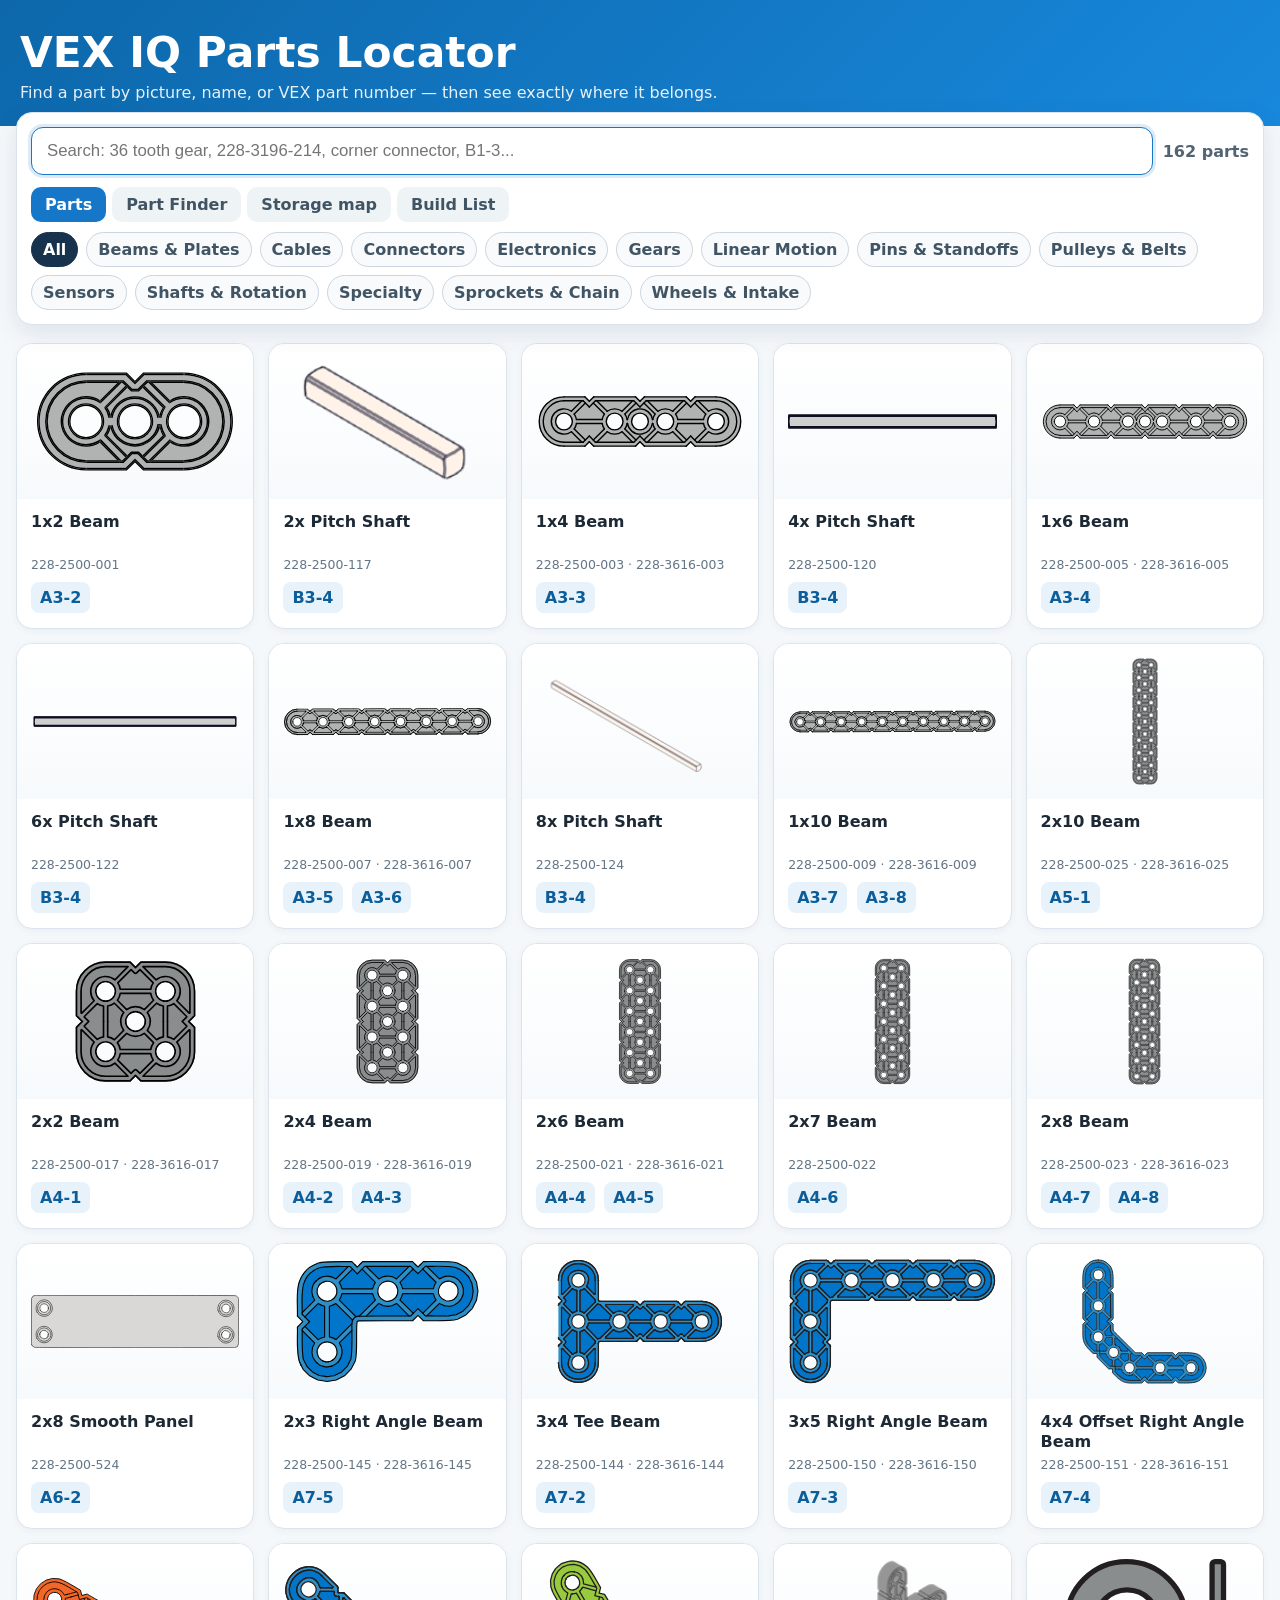
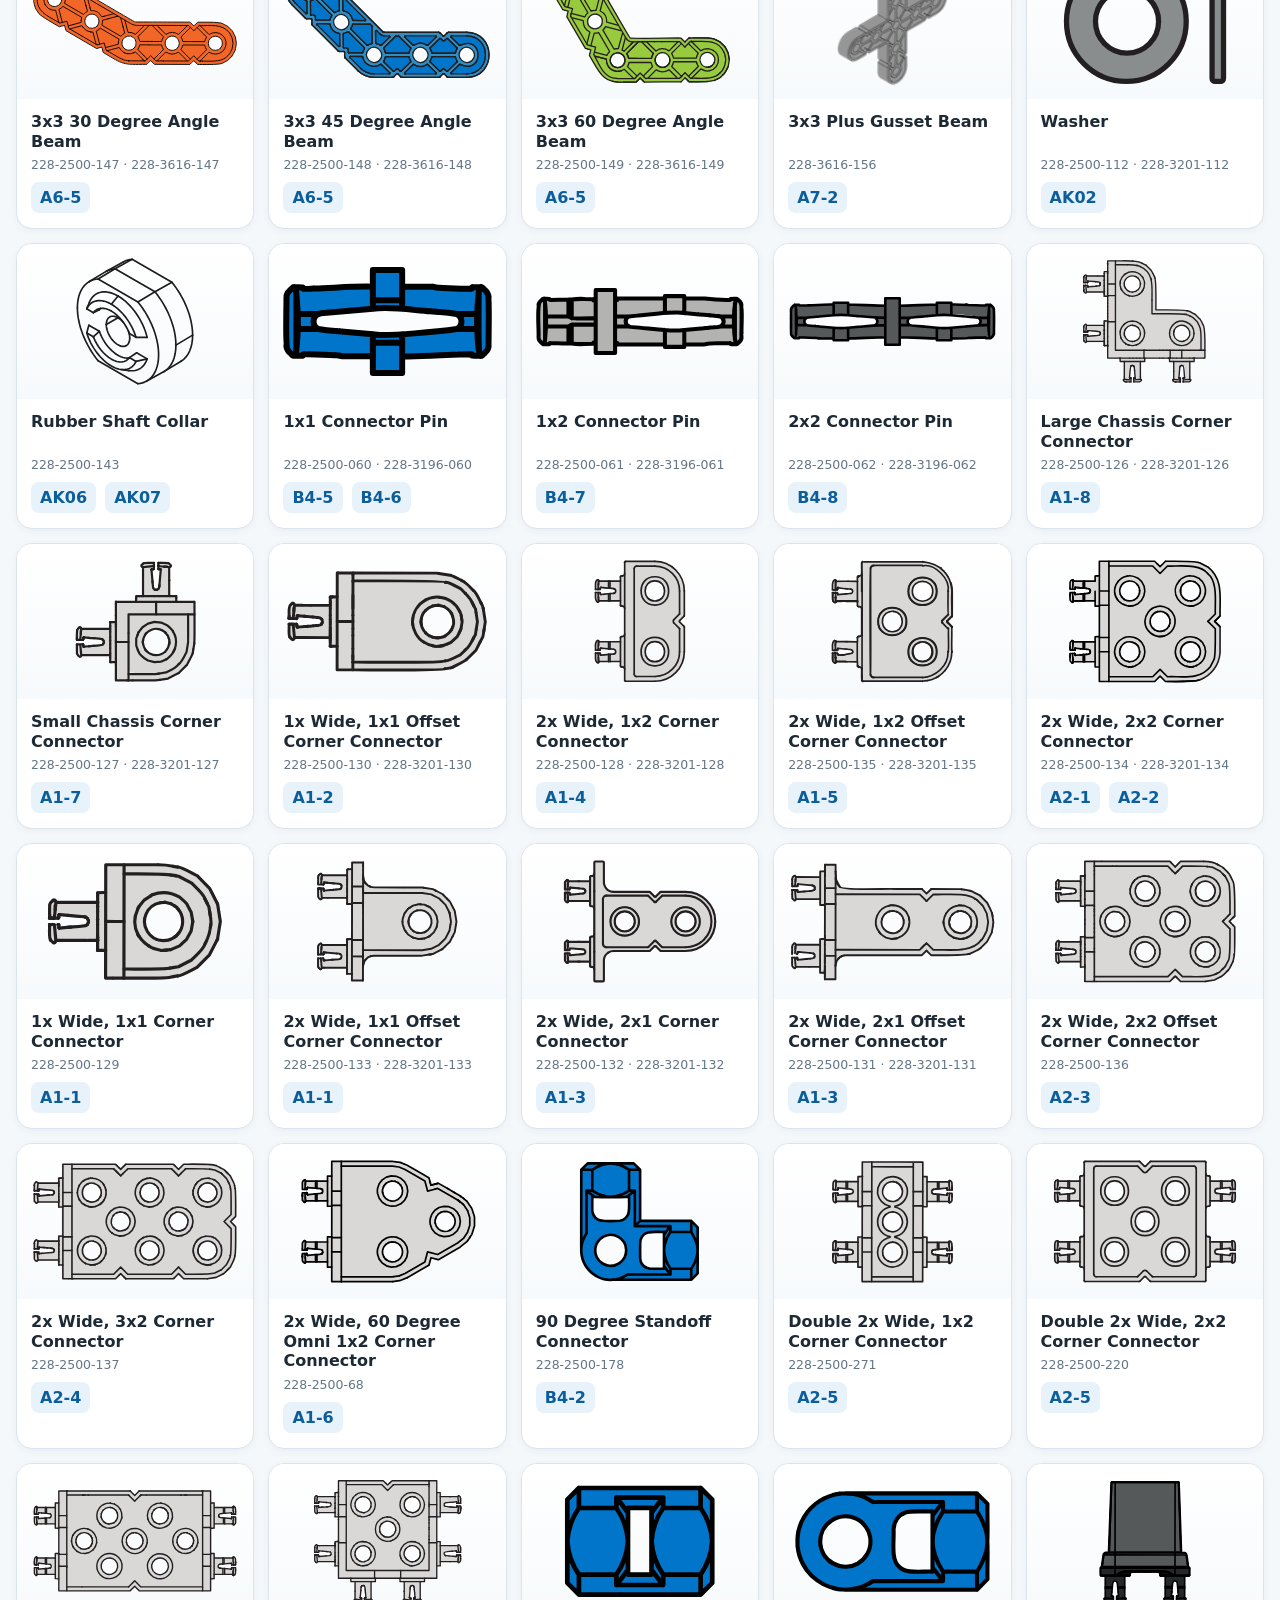
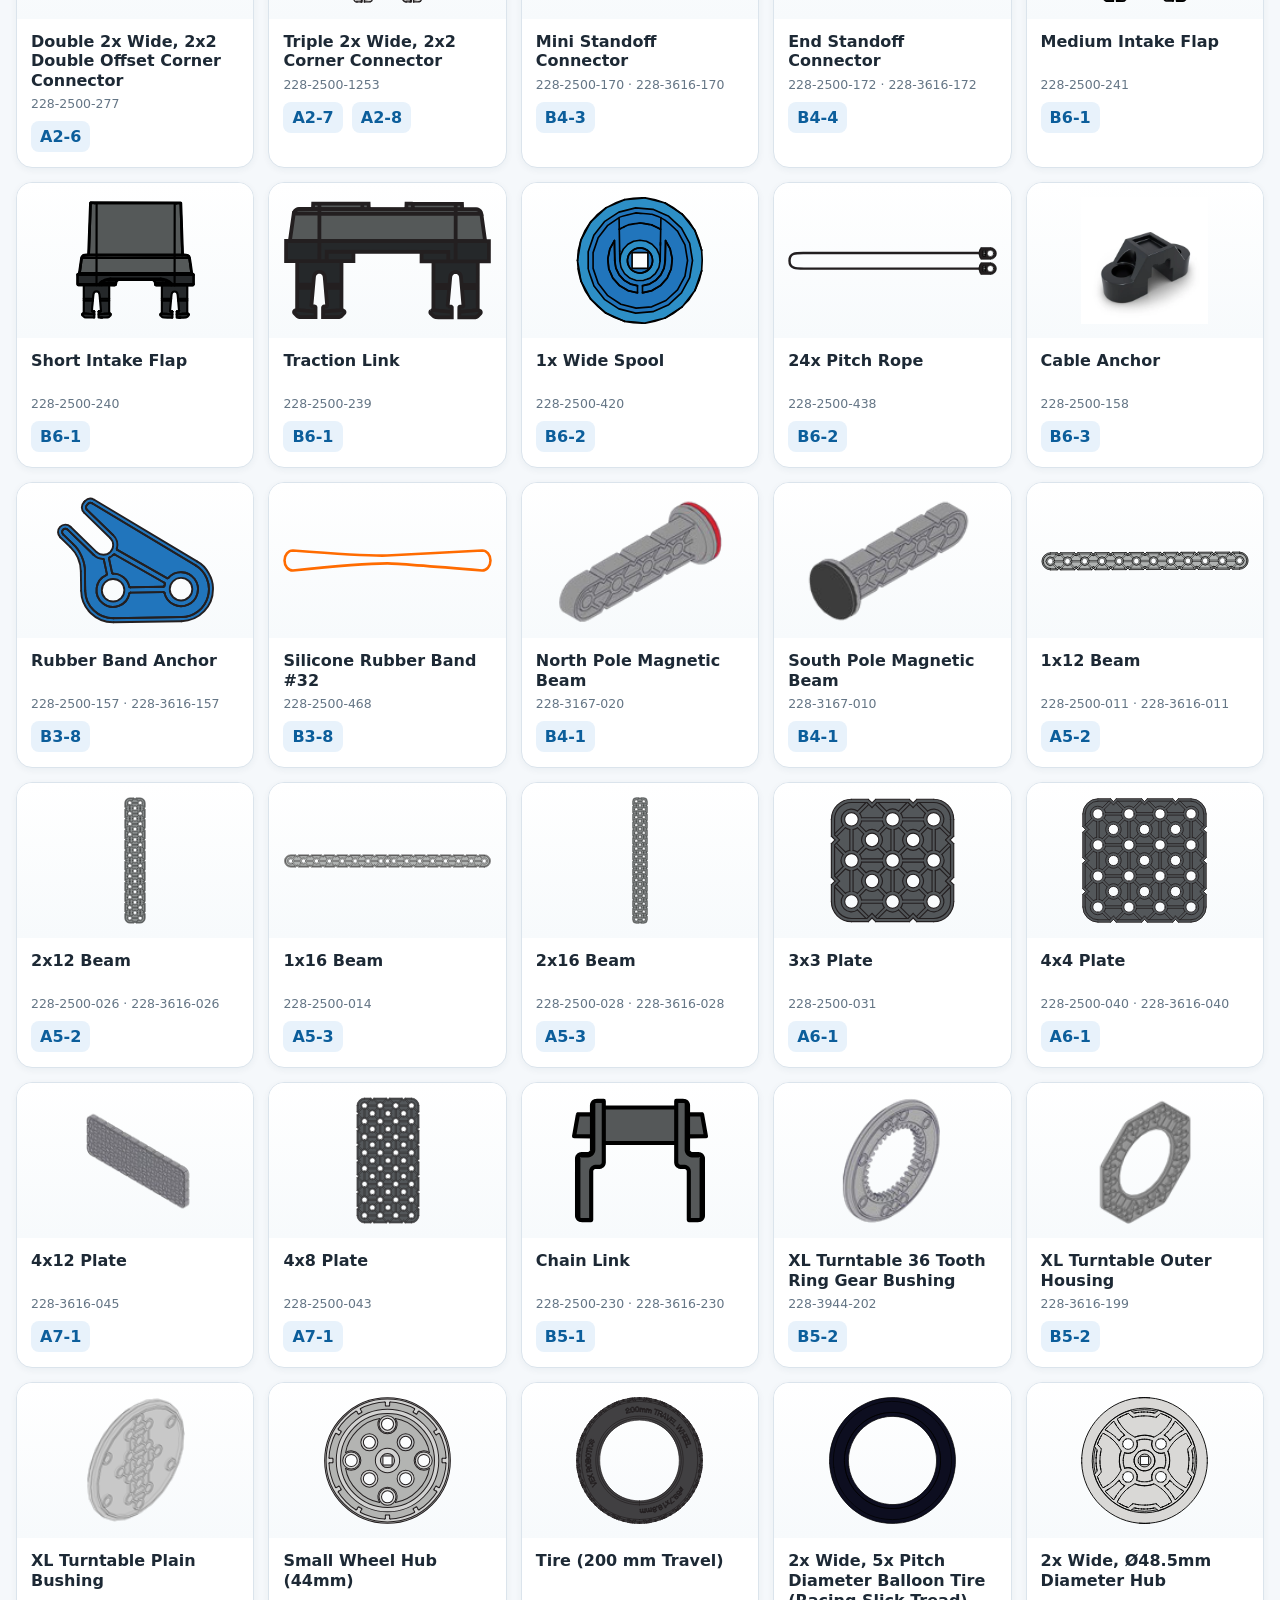
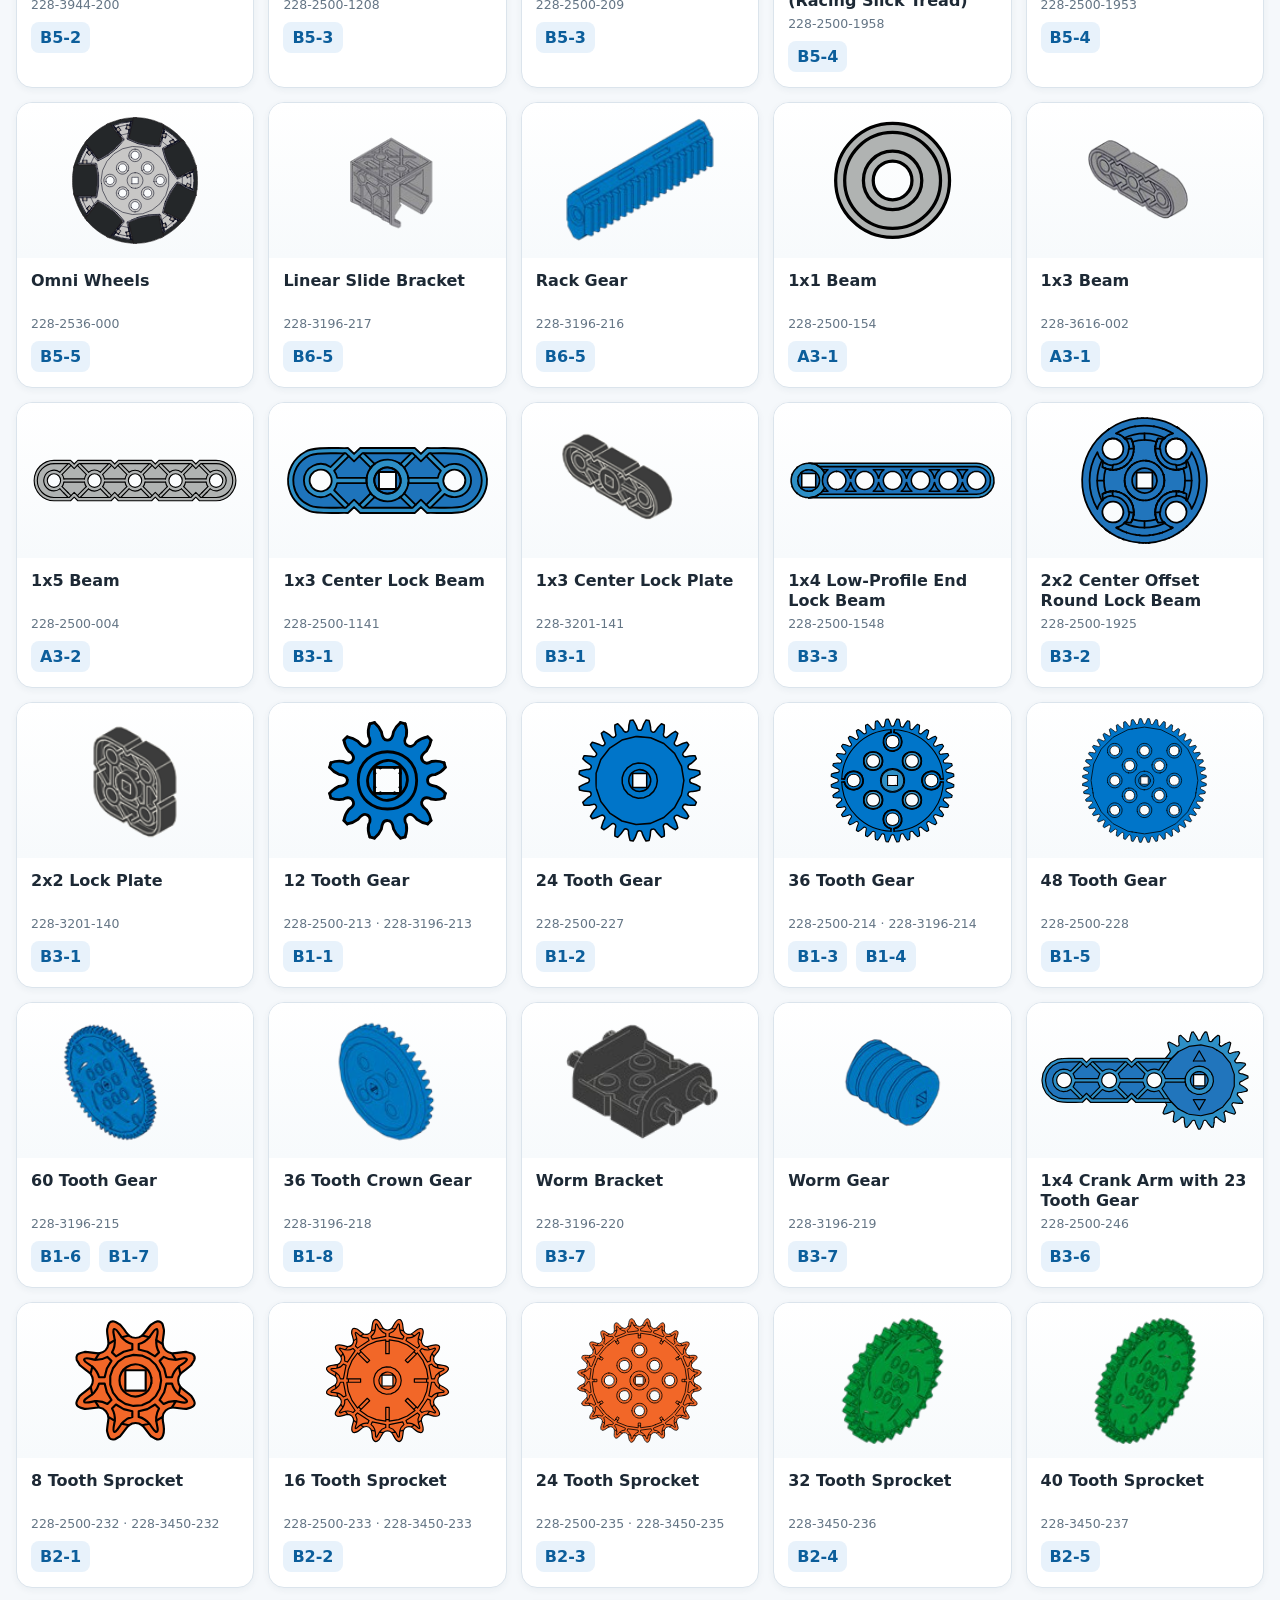
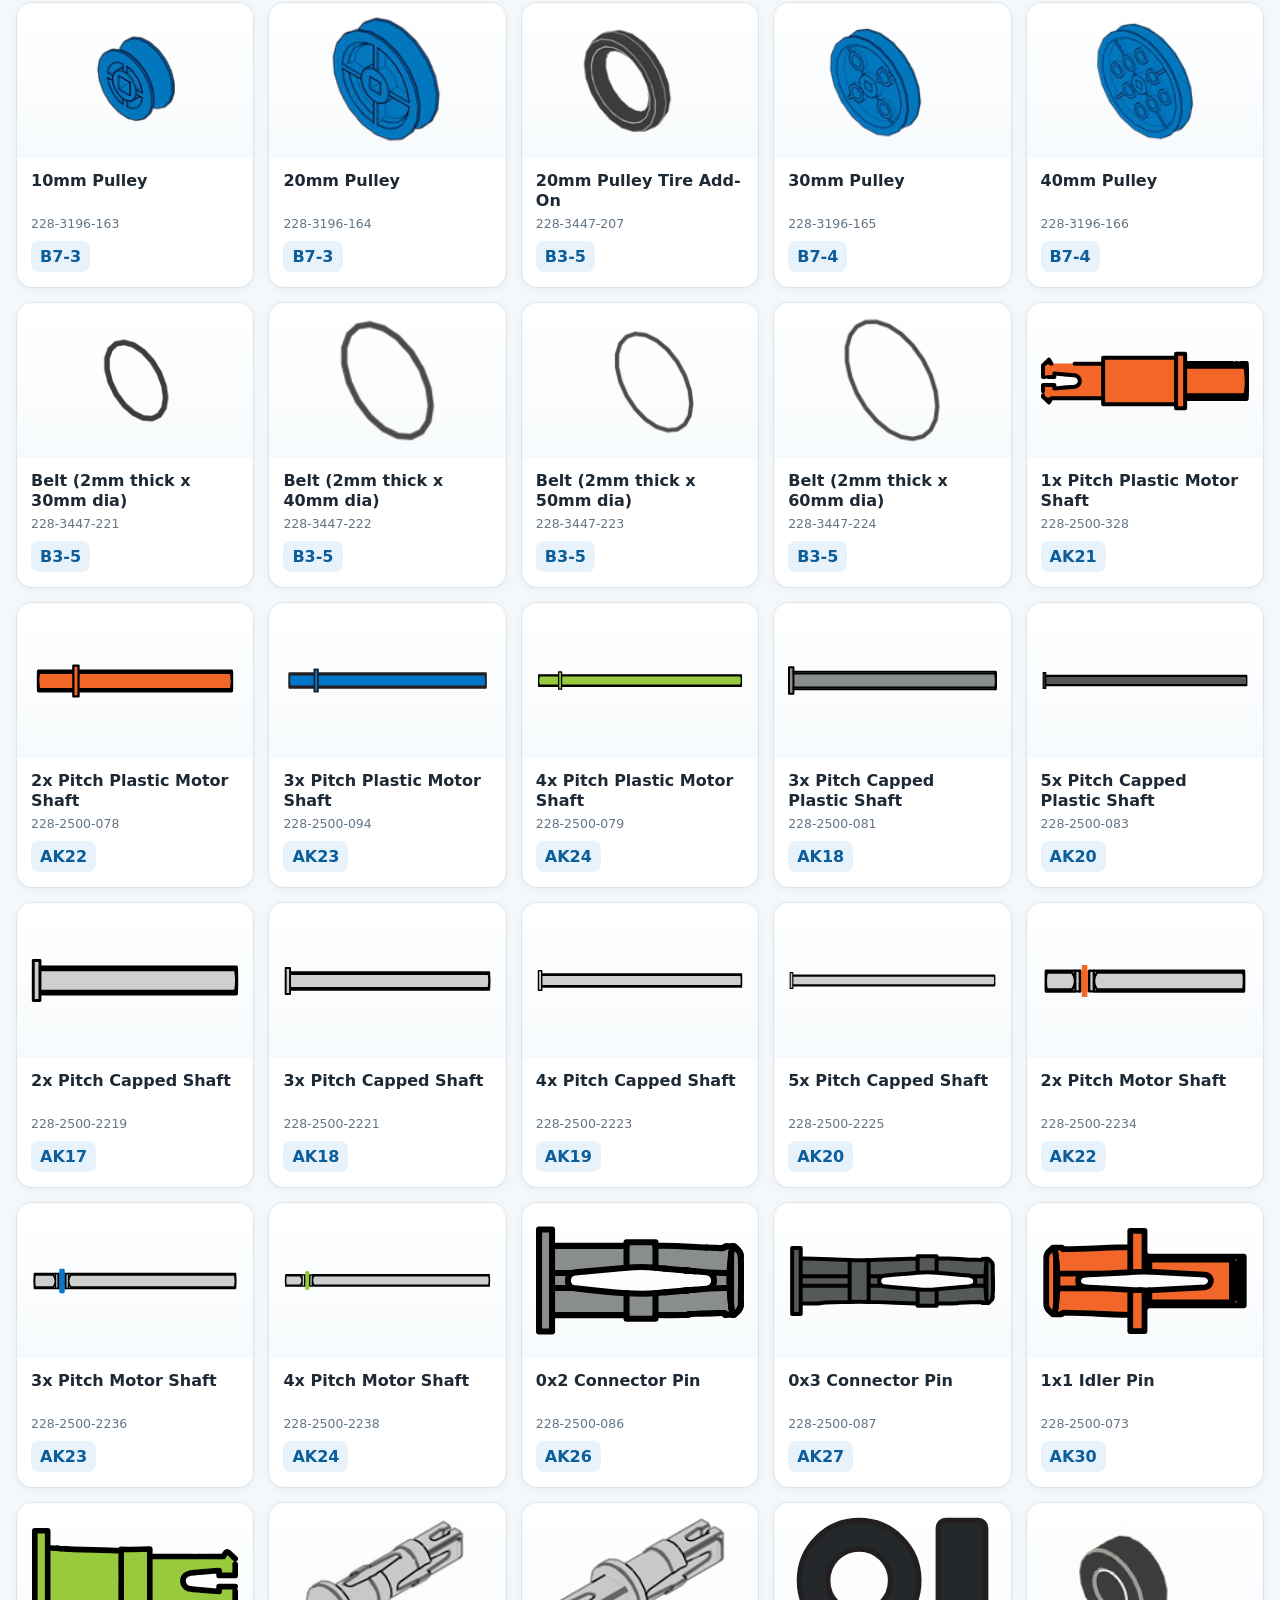
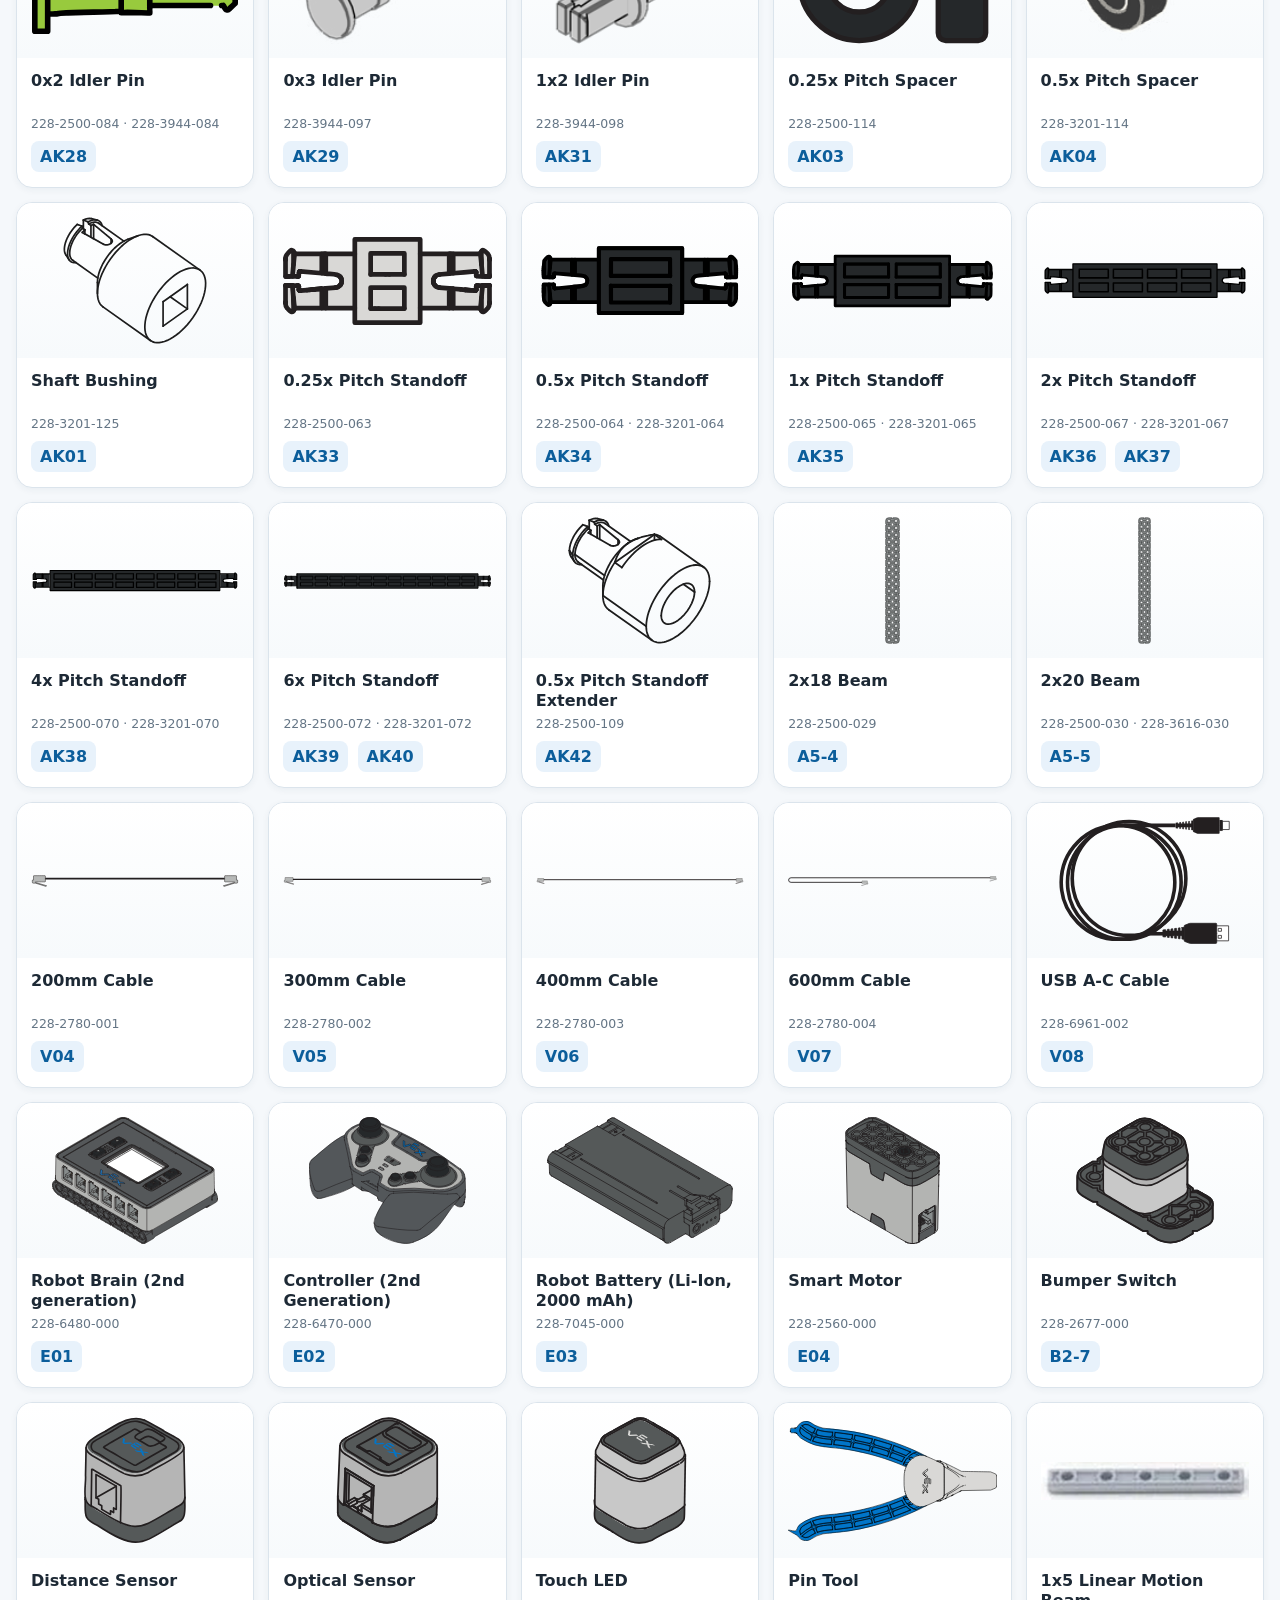
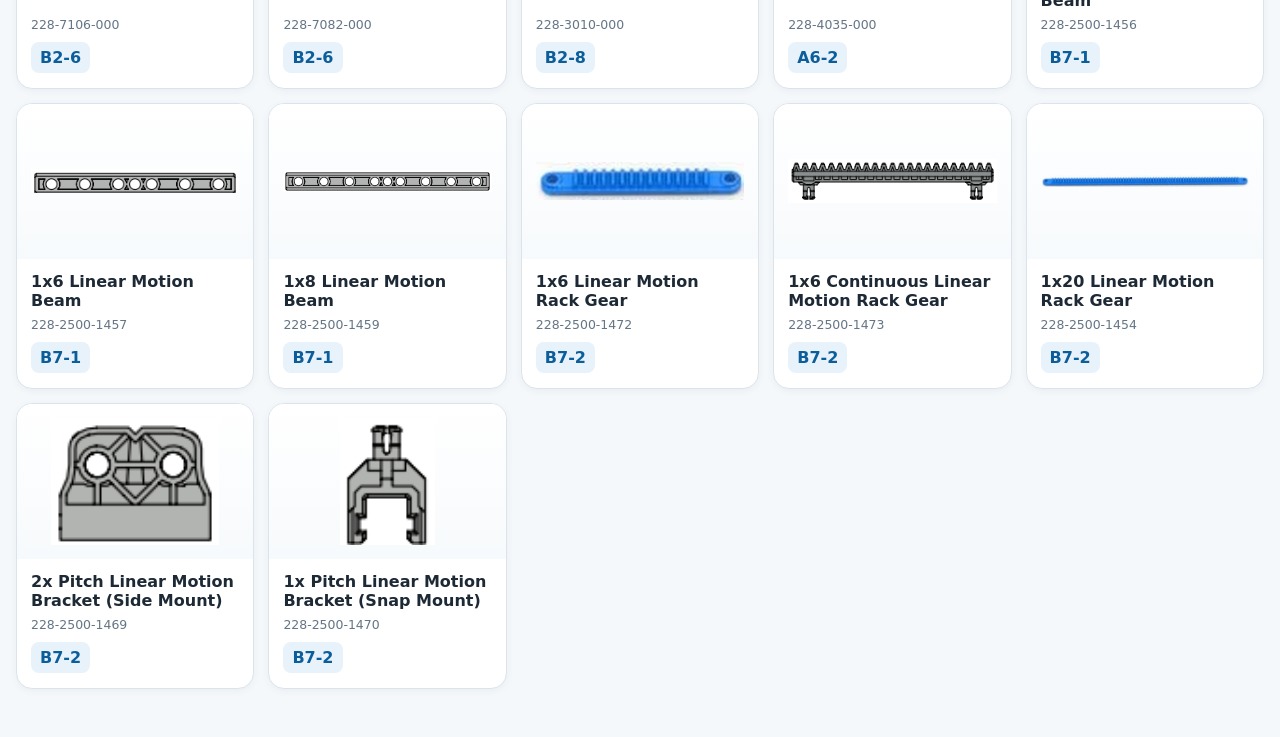
<file: index.html>
<!doctype html>
<html lang="en">
<head>
<meta charset="utf-8">
<meta name="viewport" content="width=device-width,initial-scale=1">
<title>VEX IQ Parts Locator</title>
<link rel="stylesheet" href="css/style.css">
</head>
<body>
<header>
  <div class="header-inner">
    <h1>VEX IQ Parts Locator</h1>
    <p>Find a part by picture, name, or VEX part number — then see exactly where it belongs.</p>
  </div>
</header>

<div class="toolbar">
  <div class="toolbar-card">
    <div class="search-row">
      <input id="search" class="search" type="search" autocomplete="off" spellcheck="false"
             placeholder="Search: 36 tooth gear, 228-3196-214, corner connector, B1-3..." autofocus>
      <div class="count" id="count"></div>
    </div>
    <div class="view-tabs" role="tablist">
      <button class="tab active" data-view="parts" role="tab">Parts</button>
      <button class="tab" data-view="finder" role="tab">Part Finder</button>
      <button class="tab" data-view="map" role="tab">Storage map</button>
      <button class="tab" data-view="bom" role="tab">Build List</button>
    </div>
    <div class="filters" id="filters"></div>
  </div>
</div>

<main>
  <section id="partsView">
    <div id="fuzzyNote" class="fuzzy-note" hidden></div>
    <div id="grid" class="grid"></div>
    <div id="empty" class="empty" hidden>No parts matched that search. Try fewer words, or a part number.</div>
  </section>
  <section id="finderView" hidden></section>
  <section id="bomView" hidden></section>
  <section id="mapView" hidden>
    <p class="map-help">Click any bin or drawer to see what's in it.</p>
    <div id="storageMap"></div>
  </section>
  <div id="loadError" class="empty" hidden></div>
</main>

<dialog id="dialog">
  <div class="modal-head">
    <button class="back" id="backBtn" aria-label="Back" hidden>‹ Back</button>
    <strong id="dialogTitle"></strong>
    <button class="close" id="closeBtn" aria-label="Close">×</button>
  </div>
  <div id="dialogBody"></div>
</dialog>

<script src="js/app.js"></script>
</body>
</html>
</file>
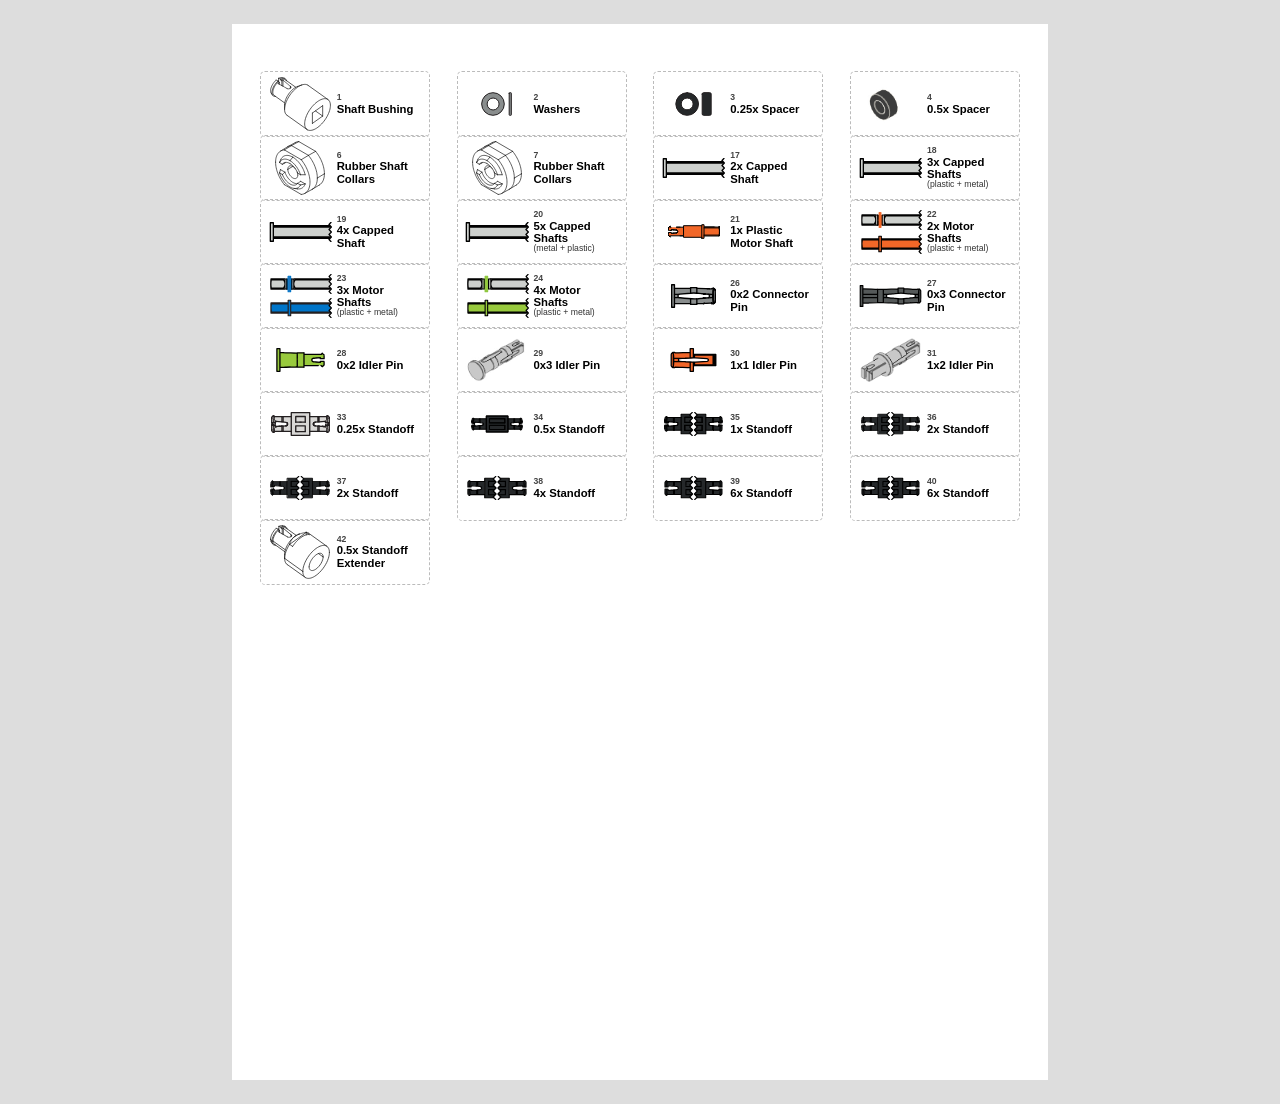
<file: labels/akro-mils-5195.html>
<!doctype html>
<html><head><meta charset="utf-8"><title>Akro-Mils labels (Avery 5195)</title>
<style>
  @page { size: letter; margin: 0; }
  * { box-sizing: border-box; }
  body { margin: 0; font-family: -apple-system, "Helvetica Neue", Arial, sans-serif; color: #000; }
  .page { position: relative; width: 8.5in; height: 11in; page-break-after: always; overflow: hidden; }
  .label { position: absolute; width: 1.75in; height: 0.6667in; display: flex; align-items: center;
           gap: 0.05in; padding: 0.04in 0.08in; }
  .pic { flex: 0 0 0.66in; height: 0.56in; display: flex; align-items: center; justify-content: center; }
  .pic { flex-direction: column; gap: 0.05in; }
  .pic img { max-width: 100%; max-height: 100%; min-height: 0; object-fit: contain; }
  .text { flex: 1; min-width: 0; display: flex; flex-direction: column; justify-content: center; line-height: 1.08; }
  .num { font-size: 6.5pt; font-weight: 700; color: #444; }
  .main { font-size: 8.5pt; font-weight: 800; }
  .sub { font-size: 6.5pt; color: #333; }
  /* On screen only: show the label outlines to check alignment. */
  @media screen { body { background: #ddd; } .page { background: #fff; margin: 0.25in auto; }
                   .label { outline: 1px dashed #bbb; border-radius: 4px; } }
</style></head><body><section class="page">
  <div class="label" style="left:0.3000in;top:0.5000in">
    <div class="pic"><img src="../images/shafts-rotation/shaft-bushing.svg" alt=""></div>
    <div class="text"><span class="num">1</span><span class="main">Shaft Bushing</span></div>
  </div>
  <div class="label" style="left:2.3500in;top:0.5000in">
    <div class="pic"><img src="../images/shafts-rotation/washer.svg" alt=""></div>
    <div class="text"><span class="num">2</span><span class="main">Washers</span></div>
  </div>
  <div class="label" style="left:4.4000in;top:0.5000in">
    <div class="pic"><img src="../images/shafts-rotation/0-25x-pitch-spacer.svg" alt=""></div>
    <div class="text"><span class="num">3</span><span class="main">0.25x Spacer</span></div>
  </div>
  <div class="label" style="left:6.4500in;top:0.5000in">
    <div class="pic"><img src="../images/shafts-rotation/0-5x-pitch-spacer.png" alt=""></div>
    <div class="text"><span class="num">4</span><span class="main">0.5x Spacer</span></div>
  </div>
  <div class="label" style="left:0.3000in;top:1.1667in">
    <div class="pic"><img src="../images/shafts-rotation/rubber-shaft-collar.svg" alt=""></div>
    <div class="text"><span class="num">6</span><span class="main">Rubber Shaft Collars</span></div>
  </div>
  <div class="label" style="left:2.3500in;top:1.1667in">
    <div class="pic"><img src="../images/shafts-rotation/rubber-shaft-collar.svg" alt=""></div>
    <div class="text"><span class="num">7</span><span class="main">Rubber Shaft Collars</span></div>
  </div>
  <div class="label" style="left:4.4000in;top:1.1667in">
    <div class="pic"><img src="../labels/img/2x-pitch-capped-shaft.svg" alt=""></div>
    <div class="text"><span class="num">17</span><span class="main">2x Capped Shaft</span></div>
  </div>
  <div class="label" style="left:6.4500in;top:1.1667in">
    <div class="pic"><img src="../labels/img/3x-pitch-capped-shaft.svg" alt=""></div>
    <div class="text"><span class="num">18</span><span class="main">3x Capped Shafts</span><span class="sub">(plastic + metal)</span></div>
  </div>
  <div class="label" style="left:0.3000in;top:1.8333in">
    <div class="pic"><img src="../labels/img/4x-pitch-capped-shaft.svg" alt=""></div>
    <div class="text"><span class="num">19</span><span class="main">4x Capped Shaft</span></div>
  </div>
  <div class="label" style="left:2.3500in;top:1.8333in">
    <div class="pic"><img src="../labels/img/5x-pitch-capped-shaft.svg" alt=""></div>
    <div class="text"><span class="num">20</span><span class="main">5x Capped Shafts</span><span class="sub">(metal + plastic)</span></div>
  </div>
  <div class="label" style="left:4.4000in;top:1.8333in">
    <div class="pic"><img src="../images/shafts-rotation/1x-pitch-plastic-motor-shaft.svg" alt=""></div>
    <div class="text"><span class="num">21</span><span class="main">1x Plastic Motor Shaft</span></div>
  </div>
  <div class="label" style="left:6.4500in;top:1.8333in">
    <div class="pic"><img src="../labels/img/2x-pitch-motor-shaft.svg" alt=""><img src="../labels/img/2x-pitch-plastic-motor-shaft.svg" alt=""></div>
    <div class="text"><span class="num">22</span><span class="main">2x Motor Shafts</span><span class="sub">(plastic + metal)</span></div>
  </div>
  <div class="label" style="left:0.3000in;top:2.5000in">
    <div class="pic"><img src="../labels/img/3x-pitch-motor-shaft.svg" alt=""><img src="../labels/img/3x-pitch-plastic-motor-shaft.svg" alt=""></div>
    <div class="text"><span class="num">23</span><span class="main">3x Motor Shafts</span><span class="sub">(plastic + metal)</span></div>
  </div>
  <div class="label" style="left:2.3500in;top:2.5000in">
    <div class="pic"><img src="../labels/img/4x-pitch-motor-shaft.svg" alt=""><img src="../labels/img/4x-pitch-plastic-motor-shaft.svg" alt=""></div>
    <div class="text"><span class="num">24</span><span class="main">4x Motor Shafts</span><span class="sub">(plastic + metal)</span></div>
  </div>
  <div class="label" style="left:4.4000in;top:2.5000in">
    <div class="pic"><img src="../images/pins-standoffs/0x2-connector-pin.svg" alt=""></div>
    <div class="text"><span class="num">26</span><span class="main">0x2 Connector Pin</span></div>
  </div>
  <div class="label" style="left:6.4500in;top:2.5000in">
    <div class="pic"><img src="../images/pins-standoffs/0x3-connector-pin.svg" alt=""></div>
    <div class="text"><span class="num">27</span><span class="main">0x3 Connector Pin</span></div>
  </div>
  <div class="label" style="left:0.3000in;top:3.1667in">
    <div class="pic"><img src="../images/pins-standoffs/0x2-idler-pin.svg" alt=""></div>
    <div class="text"><span class="num">28</span><span class="main">0x2 Idler Pin</span></div>
  </div>
  <div class="label" style="left:2.3500in;top:3.1667in">
    <div class="pic"><img src="../images/pins-standoffs/0x3-idler-pin.png" alt=""></div>
    <div class="text"><span class="num">29</span><span class="main">0x3 Idler Pin</span></div>
  </div>
  <div class="label" style="left:4.4000in;top:3.1667in">
    <div class="pic"><img src="../images/pins-standoffs/1x1-idler-pin.svg" alt=""></div>
    <div class="text"><span class="num">30</span><span class="main">1x1 Idler Pin</span></div>
  </div>
  <div class="label" style="left:6.4500in;top:3.1667in">
    <div class="pic"><img src="../images/pins-standoffs/1x2-idler-pin.png" alt=""></div>
    <div class="text"><span class="num">31</span><span class="main">1x2 Idler Pin</span></div>
  </div>
  <div class="label" style="left:0.3000in;top:3.8333in">
    <div class="pic"><img src="../images/pins-standoffs/0-25x-pitch-standoff.svg" alt=""></div>
    <div class="text"><span class="num">33</span><span class="main">0.25x Standoff</span></div>
  </div>
  <div class="label" style="left:2.3500in;top:3.8333in">
    <div class="pic"><img src="../images/pins-standoffs/0-5x-pitch-standoff.svg" alt=""></div>
    <div class="text"><span class="num">34</span><span class="main">0.5x Standoff</span></div>
  </div>
  <div class="label" style="left:4.4000in;top:3.8333in">
    <div class="pic"><img src="../labels/img/1x-pitch-standoff.svg" alt=""></div>
    <div class="text"><span class="num">35</span><span class="main">1x Standoff</span></div>
  </div>
  <div class="label" style="left:6.4500in;top:3.8333in">
    <div class="pic"><img src="../labels/img/2x-pitch-standoff.svg" alt=""></div>
    <div class="text"><span class="num">36</span><span class="main">2x Standoff</span></div>
  </div>
  <div class="label" style="left:0.3000in;top:4.5000in">
    <div class="pic"><img src="../labels/img/2x-pitch-standoff.svg" alt=""></div>
    <div class="text"><span class="num">37</span><span class="main">2x Standoff</span></div>
  </div>
  <div class="label" style="left:2.3500in;top:4.5000in">
    <div class="pic"><img src="../labels/img/4x-pitch-standoff.svg" alt=""></div>
    <div class="text"><span class="num">38</span><span class="main">4x Standoff</span></div>
  </div>
  <div class="label" style="left:4.4000in;top:4.5000in">
    <div class="pic"><img src="../labels/img/6x-pitch-standoff.svg" alt=""></div>
    <div class="text"><span class="num">39</span><span class="main">6x Standoff</span></div>
  </div>
  <div class="label" style="left:6.4500in;top:4.5000in">
    <div class="pic"><img src="../labels/img/6x-pitch-standoff.svg" alt=""></div>
    <div class="text"><span class="num">40</span><span class="main">6x Standoff</span></div>
  </div>
  <div class="label" style="left:0.3000in;top:5.1667in">
    <div class="pic"><img src="../images/pins-standoffs/0-5x-pitch-standoff-extender.svg" alt=""></div>
    <div class="text"><span class="num">42</span><span class="main">0.5x Standoff Extender</span></div>
  </div></section></body></html>
</file>
<file: css/style.css>
:root {
  --blue:#1677c8; --dark:#17324d; --light:#f5f8fb; --border:#dbe4ec;
  --orange:#e9792f; --green:#2f8d59; --shadow:0 8px 25px rgba(23,50,77,.10);
  --hit:#ffbd4a; --hit-border:#d38200;
}
* { box-sizing:border-box; }
[hidden] { display:none !important; }
body { margin:0; font-family:Inter,system-ui,-apple-system,BlinkMacSystemFont,"Segoe UI",sans-serif; background:var(--light); color:#1d2935; }
button { font:inherit; }

header { background:linear-gradient(135deg,#0d67aa,#1888dc); color:white; padding:28px 20px 24px; }
.header-inner { max-width:1280px; margin:auto; }
h1 { margin:0 0 6px; font-size:clamp(1.7rem,4vw,2.65rem); }
header p { margin:0; opacity:.9; }

/* Toolbar */
.toolbar { max-width:1280px; margin:-14px auto 18px; padding:0 16px; position:sticky; top:8px; z-index:5; }
.toolbar-card { background:white; border:1px solid var(--border); border-radius:16px; box-shadow:var(--shadow); padding:14px; }
.search-row { display:flex; gap:10px; align-items:center; }
.search { flex:1; min-width:0; font-size:1.05rem; padding:13px 15px; border:1px solid #bfcbd5; border-radius:12px; outline:none; }
.search:focus { border-color:var(--blue); box-shadow:0 0 0 3px rgba(22,119,200,.15); }
.count { white-space:nowrap; font-weight:700; color:#526473; }
.view-tabs { display:flex; gap:6px; margin-top:12px; }
.tab { border:0; background:#eef3f6; color:#405464; border-radius:10px; padding:8px 14px; cursor:pointer; font-weight:700; }
.tab.active { background:var(--blue); color:white; }
.filters { display:flex; gap:8px; flex-wrap:wrap; margin-top:10px; }
.filter { border:1px solid #cad5df; background:#f8fafc; border-radius:999px; padding:7px 11px; cursor:pointer; font-weight:650; color:#405464; }
.filter.active { background:var(--dark); color:white; border-color:var(--dark); }

main { max-width:1280px; margin:auto; padding:0 16px 48px; }

/* Part cards */
.grid { display:grid; grid-template-columns:repeat(auto-fill,minmax(205px,1fr)); gap:14px; }
.card { border:1px solid var(--border); background:white; border-radius:16px; overflow:hidden; cursor:pointer; box-shadow:0 2px 7px rgba(23,50,77,.05); transition:.16s ease; text-align:left; padding:0; display:flex; flex-direction:column; }
.card:hover { transform:translateY(-2px); box-shadow:var(--shadow); border-color:#b8c9d8; }
.imagebox { height:155px; display:flex; align-items:center; justify-content:center; padding:14px; background:linear-gradient(#fff,#f7fafc); }
.imagebox img { width:100%; height:100%; object-fit:contain; }
.card-body { padding:13px 14px 15px; }
.name { margin:0; font-size:1rem; line-height:1.22; min-height:2.44em; }
.meta { font-size:.78rem; color:#647585; margin-top:6px; min-height:1.2em; }
.location { display:inline-block; margin-top:10px; margin-right:4px; background:#e8f2fb; color:#0c5e9b; padding:6px 9px; border-radius:8px; font-weight:800; border:0; cursor:pointer; }
.location:hover { background:#d3e7f8; }
.empty { background:white; border:1px dashed #bdcbd7; border-radius:16px; padding:40px; text-align:center; color:#607282; }
.fuzzy-note { margin:0 0 12px; padding:10px 14px; border-radius:12px; background:#fff6e6; color:#7a4b00; border:1px solid #f3d9a6; }

/* Part Finder */
.finder-title { margin:4px 0 2px; font-size:1.5rem; }
.finder-help { margin:0 0 16px; color:#607282; }
.poster { --k:.6; display:grid; grid-template-columns:repeat(4,minmax(0,1fr)); grid-auto-rows:8px; column-gap:14px; grid-auto-flow:row dense; }
.poster-panel { align-self:start; background:white; border:2px solid #d5dde4; border-radius:6px; padding:10px 14px 12px; }
.poster-panel h2 { margin:0 0 4px; font-size:1.1rem; }
.poster-panel h2 button { border:0; background:none; padding:0; font:inherit; font-weight:800; color:#0d67aa; cursor:pointer; }
.poster-panel h2 button span { opacity:.5; }
.poster-panel h2 button:hover { text-decoration:underline; }
.poster-group { display:flex; flex-wrap:wrap; align-items:flex-end; gap:6px 12px; padding:8px 0; }
.poster-group + .poster-group { border-top:1px dashed #e1e7ec; }
.poster-part { position:relative; display:flex; align-items:center; justify-content:center; min-width:30px; min-height:30px; max-width:100%; padding:3px; border:0; border-radius:8px; background:none; cursor:pointer; }
.poster-part img { display:block; width:calc(var(--w) * var(--k) * 1px); max-width:100%; height:auto; aspect-ratio:var(--w) / var(--h); }
.poster-part:hover, .poster-part:focus-visible { background:#e8f2fb; outline:2px solid var(--blue); z-index:3; }
.poster-part::after { content:attr(data-tip); position:absolute; left:50%; bottom:calc(100% + 6px); transform:translateX(-50%); background:var(--dark); color:white; font-size:.8rem; font-weight:700; padding:5px 9px; border-radius:7px; white-space:nowrap; pointer-events:none; opacity:0; transition:opacity .12s; }
.poster-part:hover::after, .poster-part:focus-visible::after { opacity:1; }
.poster-missing { font-size:.7rem; font-weight:700; color:#536778; background:#eef3f6; border-radius:6px; padding:6px; }
.crumbs { display:flex; align-items:center; gap:8px; margin:2px 0 10px; font-size:1.1rem; }
.crumbs button { border:0; background:#eef3f6; color:#405464; border-radius:10px; padding:8px 12px; cursor:pointer; font-weight:700; }
.crumbs button:hover { background:#dfe8ee; }
.crumbs span { color:#9aa8b4; }
.finder-chips { margin:0 0 16px; }
.type-group { margin-bottom:22px; }
.type-group > h3 { margin:0 0 10px; font-size:1.15rem; color:var(--dark); border-bottom:2px solid var(--border); padding-bottom:6px; }
.type-group > h3 span { font-size:.8rem; color:#7a8b99; background:#eef3f6; border-radius:999px; padding:2px 8px; margin-left:4px; vertical-align:middle; }
.badge-link { border:0; cursor:pointer; }
@media (max-width:1100px) { .poster { grid-template-columns:repeat(2,minmax(0,1fr)); } }
.badge-link:hover { background:#d3e7f8; color:#0c5e9b; }

/* Build List */
.bom-bar { display:flex; flex-wrap:wrap; gap:10px; align-items:flex-end; margin:6px 0 16px; }
.bom-bar label { display:flex; flex-direction:column; gap:3px; font-size:.8rem; font-weight:700; color:#536778; }
.bom-bar input, .bom-bar select { font:inherit; font-size:1rem; padding:8px 10px; border:1px solid #bfcbd5; border-radius:9px; min-width:260px; background:white; }
.bom-btn { border:0; background:var(--blue); color:white; font-weight:700; border-radius:9px; padding:9px 13px; cursor:pointer; }
.bom-btn.subtle { background:#eef3f6; color:#405464; }
.bom-saved { align-self:center; color:var(--green); font-weight:700; font-size:.85rem; }
.bom-hint { margin:-8px 0 14px; padding:8px 12px; background:#fff6e6; border:1px solid #f3d9a6; border-radius:9px; color:#7a4b00; font-size:.9rem; }
.bom-layout { display:grid; grid-template-columns:minmax(0,1fr) 340px; gap:18px; align-items:start; }
.bom-grid { display:grid; grid-template-columns:repeat(auto-fill,minmax(250px,1fr)); gap:8px; }
.bom-part { display:flex; align-items:center; gap:8px; background:white; border:1px solid var(--border); border-radius:11px; padding:6px 8px; }
.bom-part.chosen { border-color:var(--blue); background:#f0f7fd; }
.bom-part .thumb { width:46px; height:46px; flex:none; border:0; background:none; padding:0; cursor:pointer; display:flex; align-items:center; justify-content:center; }
.bom-part .thumb img { width:100%; height:100%; object-fit:contain; }
.bom-info { flex:1; min-width:0; }
.bom-info b { display:block; font-size:.86rem; line-height:1.15; }
.bom-info small { color:#647585; font-size:.72rem; }
.nowrap { white-space:nowrap; }
.stepper { display:flex; align-items:center; flex:none; }
.stepper button { width:28px; height:30px; border:1px solid #c6d2dc; background:#f6f9fb; font-size:1.05rem; font-weight:800; cursor:pointer; color:#405464; }
.stepper button:first-child { border-radius:8px 0 0 8px; } .stepper button:last-child { border-radius:0 8px 8px 0; }
.stepper input { width:42px; height:30px; border:1px solid #c6d2dc; border-left:0; border-right:0; text-align:center; font:inherit; font-weight:700; -moz-appearance:textfield; }
.stepper input::-webkit-inner-spin-button { -webkit-appearance:none; }
.bom-sheet { position:sticky; top:150px; background:white; border:1px solid var(--border); border-radius:14px; padding:14px; box-shadow:var(--shadow); }
.bom-sheet h3 { margin:0 0 10px; }
.bom-sheet table { width:100%; border-collapse:collapse; font-size:.88rem; }
.bom-sheet th { text-align:left; color:#718291; font-size:.75rem; border-bottom:1px solid var(--border); padding:4px 2px; }
.bom-sheet td { padding:5px 2px; border-bottom:1px solid #eef2f5; vertical-align:top; }
.bom-sheet td small { display:block; color:#b3261e; font-weight:700; }
.bom-sheet .bin-note { display:block; color:#7a8b99; font-size:.72rem; }
.bom-sheet .each { color:#536778; font-weight:600; }
.bom-sheet .est-note { font-size:.78rem; margin-top:6px; }
.bom-price { color:#0c5e9b; font-weight:700; }
.bom-sheet tr.over td { background:#fff1f0; }
.bom-sheet .n { text-align:right; font-weight:800; }
.bom-sheet tfoot td { font-weight:700; color:#536778; border-bottom:0; }
.bom-actions { display:flex; flex-wrap:wrap; gap:6px; margin-top:12px; }
.bom-link { margin-top:10px; font-size:.85rem; background:#f2f8ee; border:1px solid #cfe3c2; border-radius:9px; padding:8px; }
.bom-link input { width:100%; margin-top:5px; font-size:.75rem; padding:5px; border:1px solid #cfe3c2; border-radius:6px; }
.bom-add { display:block; width:100%; margin-top:9px; border:1px dashed var(--blue); background:#f0f7fd; color:#0c5e9b; font-weight:800; border-radius:11px; padding:9px; cursor:pointer; }
#toast { position:fixed; left:50%; bottom:24px; transform:translateX(-50%); background:var(--dark); color:white; padding:10px 16px; border-radius:10px; font-weight:700; opacity:0; transition:opacity .2s; pointer-events:none; z-index:50; }
#toast.show { opacity:1; }
@media print {
  header, .toolbar, .bom-head, .bom-picker, .bom-actions, .bom-link, .bom-sheet .note, dialog { display:none !important; }
  body, main { background:white; padding:0; }
  .bom-layout { display:block; }
  .bom-sheet { position:static; box-shadow:none; border:0; padding:0; }
  .bom-sheet p.est-note { display:block !important; }
}

/* Placeholder image */
.placeholder { width:130px; height:110px; border-radius:20px; display:flex; flex-direction:column; align-items:center; justify-content:center; text-align:center; font-weight:800; color:white; padding:10px; }
.placeholder span { font-size:1rem; line-height:1.15; display:-webkit-box; -webkit-line-clamp:3; -webkit-box-orient:vertical; overflow:hidden; }
.placeholder small { font-size:.62rem; font-weight:600; opacity:.8; margin-top:6px; }
.placeholder.large { width:220px; height:180px; border-radius:28px; }
.placeholder.large span { font-size:1.5rem; }
.placeholder.large small { font-size:.8rem; }
.placeholder.tiny { width:56px; height:56px; border-radius:10px; padding:3px; }
.placeholder.tiny span { font-size:.55rem; }
.placeholder.tiny small { display:none; }

/* Dialog */
dialog { width:min(920px,95vw); max-height:92vh; border:0; padding:0; border-radius:18px; box-shadow:0 24px 70px rgba(0,0,0,.28); }
dialog::backdrop { background:rgba(13,31,48,.55); }
.modal-head { display:flex; align-items:center; gap:10px; border-bottom:1px solid var(--border); padding:12px 18px; position:sticky; top:0; background:white; z-index:2; }
.modal-head strong { font-size:1.15rem; flex:1; }
.close { width:38px; height:38px; border:0; border-radius:50%; background:#eef3f6; font-size:1.4rem; cursor:pointer; }
.back { border:0; border-radius:10px; background:#eef3f6; padding:8px 12px; cursor:pointer; font-weight:700; color:#405464; }
.detail { padding:20px; display:grid; grid-template-columns:minmax(220px,330px) 1fr; gap:22px; }
.detail-image { background:#f7fafc; border:1px solid var(--border); border-radius:15px; min-height:250px; padding:18px; display:flex; align-items:center; justify-content:center; }
.detail-image img { width:100%; height:290px; object-fit:contain; }
.detail h2 { margin:0 0 7px; font-size:1.65rem; }
.badge { display:inline-block; padding:6px 9px; border-radius:999px; background:#eef3f6; color:#536778; font-size:.8rem; font-weight:700; margin:0 6px 6px 0; }
.big-location { display:block; width:100%; text-align:left; border:0; margin:13px 0 16px; border-radius:14px; background:#0f6dac; color:white; padding:14px 16px; }
button.big-location { cursor:pointer; }
button.big-location:hover { background:#0c5e94; }
.big-location small { display:block; opacity:.8; font-weight:700; letter-spacing:.03em; }
.big-location b { font-size:1.65rem; }
.big-location .hint { font-size:.8rem; opacity:.8; margin-top:4px; }
.big-location.multi .multi-bins { display:flex; flex-wrap:wrap; gap:8px; margin:6px 0 2px; }
.big-location.multi button { flex:1 1 140px; text-align:left; border:2px solid rgba(255,255,255,.55); background:rgba(255,255,255,.12); color:white; border-radius:10px; padding:8px 10px; cursor:pointer; }
.big-location.multi button:hover { background:rgba(255,255,255,.25); }
.big-location.multi button b { display:block; font-size:1.5rem; }
.big-location.multi button span { font-size:.78rem; opacity:.85; }
.bin-item .info small.also { display:block; color:#0c5e9b; font-weight:700; }
.fact-grid { display:grid; grid-template-columns:repeat(2,minmax(0,1fr)); gap:9px; }
.fact { border:1px solid var(--border); border-radius:11px; padding:10px; background:#fbfcfd; }
.fact small { display:block; color:#718291; margin-bottom:3px; }
.fact b { word-break:break-word; }
.fact.use { grid-column:1 / -1; background:#f2f8ee; border-color:#cfe3c2; }
.fact.use p { margin:0; line-height:1.4; color:#1d2935; }
.works-with { margin-top:9px; border:1px solid var(--border); border-radius:11px; padding:10px; background:#fbfcfd; }
.works-with > small { display:block; color:#718291; margin-bottom:6px; }
.ww-list { display:grid; grid-template-columns:repeat(auto-fill,minmax(190px,1fr)); gap:6px; }
.ww-item { display:flex; align-items:center; gap:8px; text-align:left; border:1px solid var(--border); background:white; border-radius:9px; padding:5px 8px; cursor:pointer; min-width:0; }
.ww-item:hover { border-color:var(--blue); box-shadow:0 0 0 2px rgba(22,119,200,.15); }
.ww-item .thumb { width:40px; height:40px; flex:none; display:flex; align-items:center; justify-content:center; }
.ww-item .thumb img { width:100%; height:100%; object-fit:contain; }
.ww-item .thumb .placeholder.tiny { width:40px; height:40px; }
.ww-text { min-width:0; }
.ww-text b { display:block; font-size:.84rem; line-height:1.15; }
.ww-text small { display:block; color:#647585; font-size:.72rem; margin-top:2px; }
.note { margin-top:10px; color:#607282; font-size:.9rem; }

/* Bin contents view */
.bin-view { padding:20px; }
.bin-list { display:grid; gap:10px; margin-top:14px; }
.bin-item { display:flex; align-items:center; gap:14px; width:100%; text-align:left; border:1px solid var(--border); background:white; border-radius:12px; padding:10px; cursor:pointer; }
.bin-item:hover { border-color:#b8c9d8; box-shadow:var(--shadow); }
.bin-item .thumb { width:56px; height:56px; flex:none; display:flex; align-items:center; justify-content:center; }
.bin-item .thumb img { width:100%; height:100%; object-fit:contain; }
.bin-item .info { flex:1; min-width:0; }
.bin-item .info b { display:block; }
.bin-item .info small { color:#647585; }
.bin-item .qty { font-weight:800; color:#405464; white-space:nowrap; }

/* Storage maps (shared by detail dialog + map view) */
.map-help { color:#607282; margin:0 0 12px; }
.map-section { background:white; border:1px solid var(--border); border-radius:16px; padding:16px; margin-bottom:16px; }
.map-section h2 { margin:0 0 4px; font-size:1.2rem; }
.map-section > p { margin:0 0 12px; color:#647585; }
.cart-sides { display:grid; grid-template-columns:repeat(auto-fit,minmax(340px,1fr)); gap:16px; }
.cart-title { font-weight:800; margin:14px 0 6px; font-size:.9rem; color:#405464; }
.cart { display:grid; grid-template-columns:repeat(var(--cols,8),1fr); gap:4px; }
.mini-map .cart { max-width:440px; }
.bin { min-height:32px; background:#f3f6f8; border:1px solid #dbe3e9; border-radius:5px; display:flex; flex-direction:column; align-items:center; justify-content:center; font-size:.65rem; color:#8a98a4; cursor:pointer; padding:2px; overflow:hidden; }
.bin.filled { background:#e3edf6; border-color:#bccfe0; color:#38556f; font-weight:700; }
.bin:hover { border-color:var(--blue); box-shadow:0 0 0 2px rgba(22,119,200,.2); }
.bin.hit { background:var(--hit); border-color:var(--hit-border); color:#492c00; font-weight:900; transform:scale(1.05); }
.map-section .bin { min-height:58px; }
.bin .bin-label { font-size:.58rem; font-weight:500; line-height:1.15; text-align:center; margin-top:2px; display:-webkit-box; -webkit-line-clamp:2; -webkit-box-orient:vertical; overflow:hidden; }
.mini-map .bin-label { display:none; }
.mini-map { margin-top:6px; }
.zone-list { display:grid; grid-template-columns:repeat(auto-fill,minmax(200px,1fr)); gap:8px; }
.zone-list .bin { min-height:48px; align-items:flex-start; padding:8px 10px; font-size:.8rem; }
.zone-list .bin .bin-label { font-size:.75rem; text-align:left; }

@media (max-width:700px) {
  .detail { grid-template-columns:1fr; }
  .detail-image { min-height:190px; }
  .toolbar { position:static; margin-top:0; }
  .count { display:none; }
  .poster { --k:.45; grid-template-columns:minmax(0,1fr); }
  .bom-layout { grid-template-columns:1fr; }
  .bom-sheet { position:static; }
  .bom-bar input, .bom-bar select { min-width:0; width:100%; }
  .finder-chips { display:none; }
  .cart-sides { grid-template-columns:1fr; }
  .map-section .bin .bin-label { display:none; }
  .map-section .bin { min-height:38px; }
}
</file>
